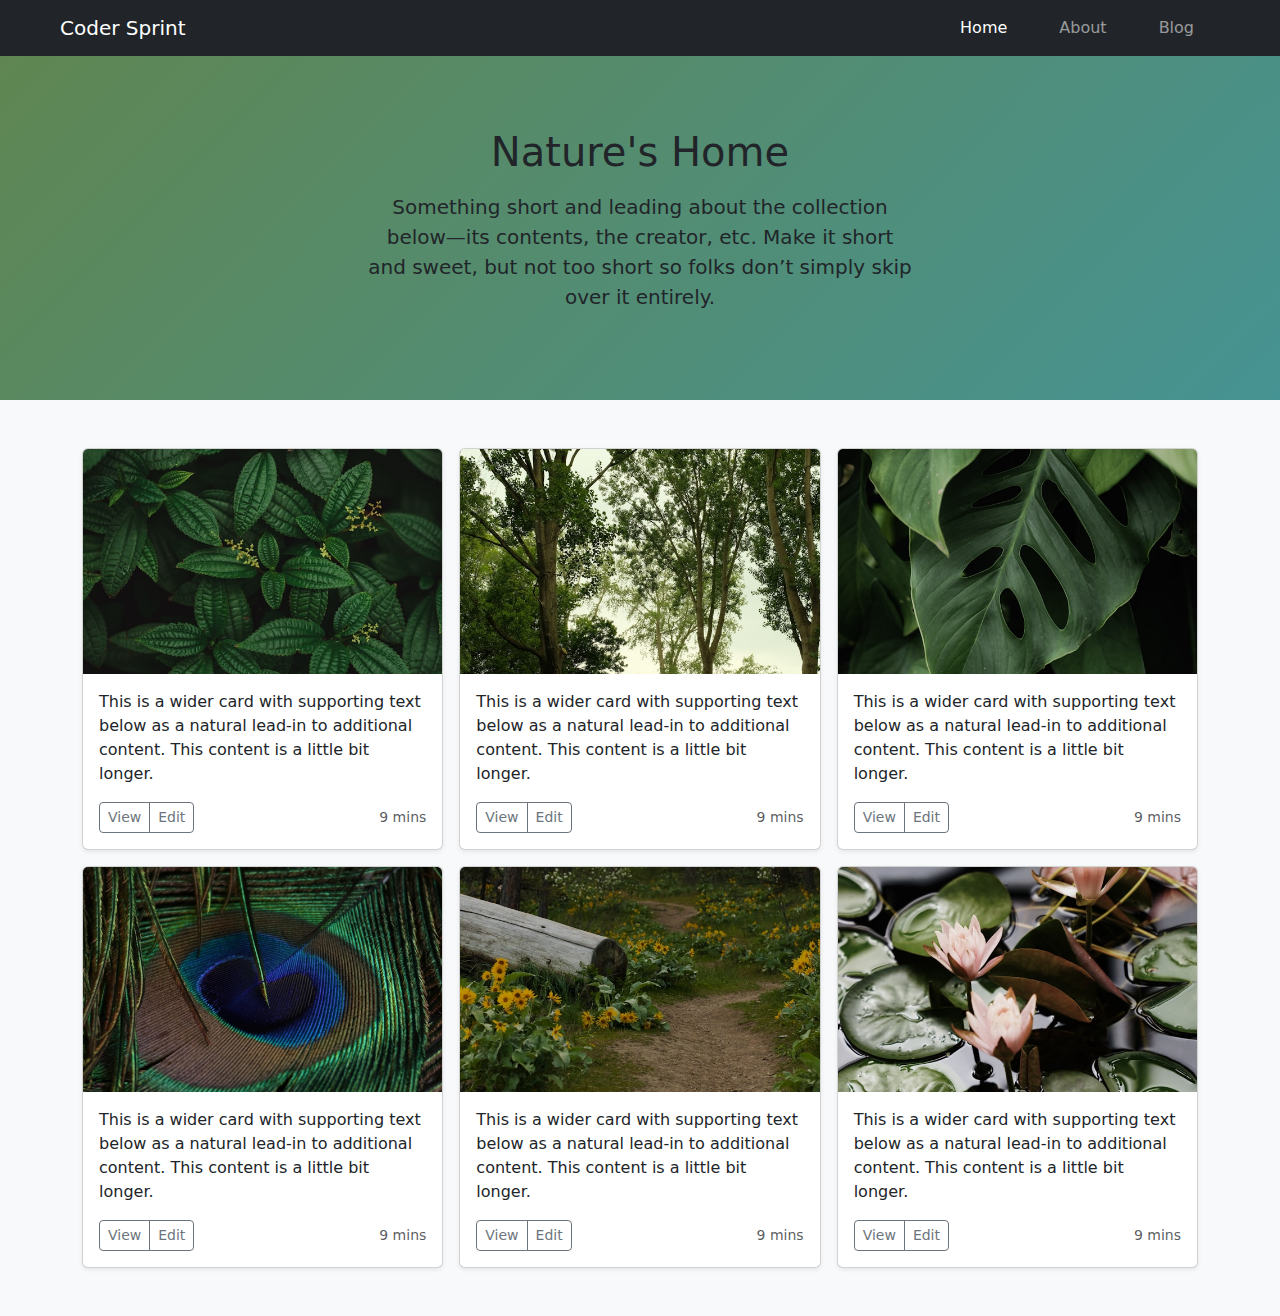
<file: static-website/index.html>
<!DOCTYPE html>
<html lang="en">
	<head>
		<meta charset="utf-8" />
		<meta name="viewport" content="width=device-width, initial-scale=1" />
		<title>Coder Sprint</title>
		<link
			href="https://cdn.jsdelivr.net/npm/bootstrap@5.3.3/dist/css/bootstrap.min.css"
			rel="stylesheet"
			integrity="sha384-QWTKZyjpPEjISv5WaRU9OFeRpok6YctnYmDr5pNlyT2bRjXh0JMhjY6hW+ALEwIH"
			crossorigin="anonymous" />
      <link rel="stylesheet" href="./styles.css">

    <link rel="apple-touch-icon" sizes="180x180" href="/apple-touch-icon.png">
    <link rel="icon" type="image/png" sizes="32x32" href="/favicon-32x32.png">
    <link rel="icon" type="image/png" sizes="16x16" href="/favicon-16x16.png">
    <link rel="manifest" href="/site.webmanifest">
	</head>
	<body>
		<nav class="navbar navbar-expand-lg bg-dark px-5" data-bs-theme="dark">
      <div class="container-fluid">
        <a class="navbar-brand" href="./index.html">Coder Sprint</a>
        <button class="navbar-toggler" type="button" data-bs-toggle="collapse" data-bs-target="#navbarNavAltMarkup">
          <span class="navbar-toggler-icon"></span>
        </button>
        <div class="collapse navbar-collapse" id="navbarNavAltMarkup">
          <div class="navbar-nav ms-auto">
            <a class="nav-link active" aria-current="page" href="#">Home</a>
            <a class="nav-link" href="./about.html">About</a>
            <a class="nav-link" href="./blog.html">Blog</a>
          </div>
        </div>
      </div>
    </nav>
    <main>

    <section class="home py-5 text-center">
      <div class="container">
        <div class="row py-lg-4">
          <div class="col-lg-6 col-md-8 mx-auto">
            <h1 class="fw-light mb-3">Nature's Home</h1>
            <p class="lead">Something short and leading about the collection below—its contents, the creator, etc. Make it short and sweet, but not too short so folks don’t simply skip over it entirely.</p>
          </div>
        </div>
      </div>
    </section>
    
      <div class="album py-5 bg-body-tertiary">
        <div class="container">
          <div class="row row-cols-1 row-cols-sm-2 row-cols-md-3 g-3">
            <div class="col">
              <div class="card shadow-sm">
                <img class="card-img-top" width="100%" height="225" src="./assets/pic-1.jpg" alt="">
                <div class="card-body">
                  <p class="card-text">This is a wider card with supporting text below as a natural lead-in to additional content. This content is a little bit longer.</p>
                  <div class="d-flex justify-content-between align-items-center">
                    <div class="btn-group">
                      <button type="button" class="btn btn-sm btn-outline-secondary">View</button>
                      <button type="button" class="btn btn-sm btn-outline-secondary">Edit</button>
                    </div>
                    <small class="text-body-secondary">9 mins</small>
                  </div>
                </div>
              </div>
            </div>
            <div class="col">
              <div class="card shadow-sm">
                <img class="card-img-top" width="100%" height="225" src="./assets/pic-2.jpg" alt="">
                <div class="card-body">
                  <p class="card-text">This is a wider card with supporting text below as a natural lead-in to additional content. This content is a little bit longer.</p>
                  <div class="d-flex justify-content-between align-items-center">
                    <div class="btn-group">
                      <button type="button" class="btn btn-sm btn-outline-secondary">View</button>
                      <button type="button" class="btn btn-sm btn-outline-secondary">Edit</button>
                    </div>
                    <small class="text-body-secondary">9 mins</small>
                  </div>
                </div>
              </div>
            </div>
            <div class="col">
              <div class="card shadow-sm">
                <img class="card-img-top" width="100%" height="225" src="./assets/pic-3.jpg" alt="">
                <div class="card-body">
                  <p class="card-text">This is a wider card with supporting text below as a natural lead-in to additional content. This content is a little bit longer.</p>
                  <div class="d-flex justify-content-between align-items-center">
                    <div class="btn-group">
                      <button type="button" class="btn btn-sm btn-outline-secondary">View</button>
                      <button type="button" class="btn btn-sm btn-outline-secondary">Edit</button>
                    </div>
                    <small class="text-body-secondary">9 mins</small>
                  </div>
                </div>
              </div>
            </div>
    
            <div class="col">
              <div class="card shadow-sm">
                <img class="card-img-top" width="100%" height="225" src="./assets/pic-4.jpg" alt="">
                <div class="card-body">
                  <p class="card-text">This is a wider card with supporting text below as a natural lead-in to additional content. This content is a little bit longer.</p>
                  <div class="d-flex justify-content-between align-items-center">
                    <div class="btn-group">
                      <button type="button" class="btn btn-sm btn-outline-secondary">View</button>
                      <button type="button" class="btn btn-sm btn-outline-secondary">Edit</button>
                    </div>
                    <small class="text-body-secondary">9 mins</small>
                  </div>
                </div>
              </div>
            </div>
            <div class="col">
              <div class="card shadow-sm">
                <img class="card-img-top" width="100%" height="225" src="./assets/pic-5.jpg" alt="">
                <div class="card-body">
                  <p class="card-text">This is a wider card with supporting text below as a natural lead-in to additional content. This content is a little bit longer.</p>
                  <div class="d-flex justify-content-between align-items-center">
                    <div class="btn-group">
                      <button type="button" class="btn btn-sm btn-outline-secondary">View</button>
                      <button type="button" class="btn btn-sm btn-outline-secondary">Edit</button>
                    </div>
                    <small class="text-body-secondary">9 mins</small>
                  </div>
                </div>
              </div>
            </div>
            <div class="col">
              <div class="card shadow-sm">
                <img class="card-img-top" width="100%" height="225" src="./assets/pic-6.jpg" alt="">
                <div class="card-body">
                  <p class="card-text">This is a wider card with supporting text below as a natural lead-in to additional content. This content is a little bit longer.</p>
                  <div class="d-flex justify-content-between align-items-center">
                    <div class="btn-group">
                      <button type="button" class="btn btn-sm btn-outline-secondary">View</button>
                      <button type="button" class="btn btn-sm btn-outline-secondary">Edit</button>
                    </div>
                    <small class="text-body-secondary">9 mins</small>
                  </div>
                </div>
              </div>
            </div>
          </div>
        </div>
      </div>
    
    </main>
		<script
			src="https://cdn.jsdelivr.net/npm/bootstrap@5.3.3/dist/js/bootstrap.bundle.min.js"
			integrity="sha384-YvpcrYf0tY3lHB60NNkmXc5s9fDVZLESaAA55NDzOxhy9GkcIdslK1eN7N6jIeHz"
			crossorigin="anonymous"></script>
	</body>
</html>
</file>
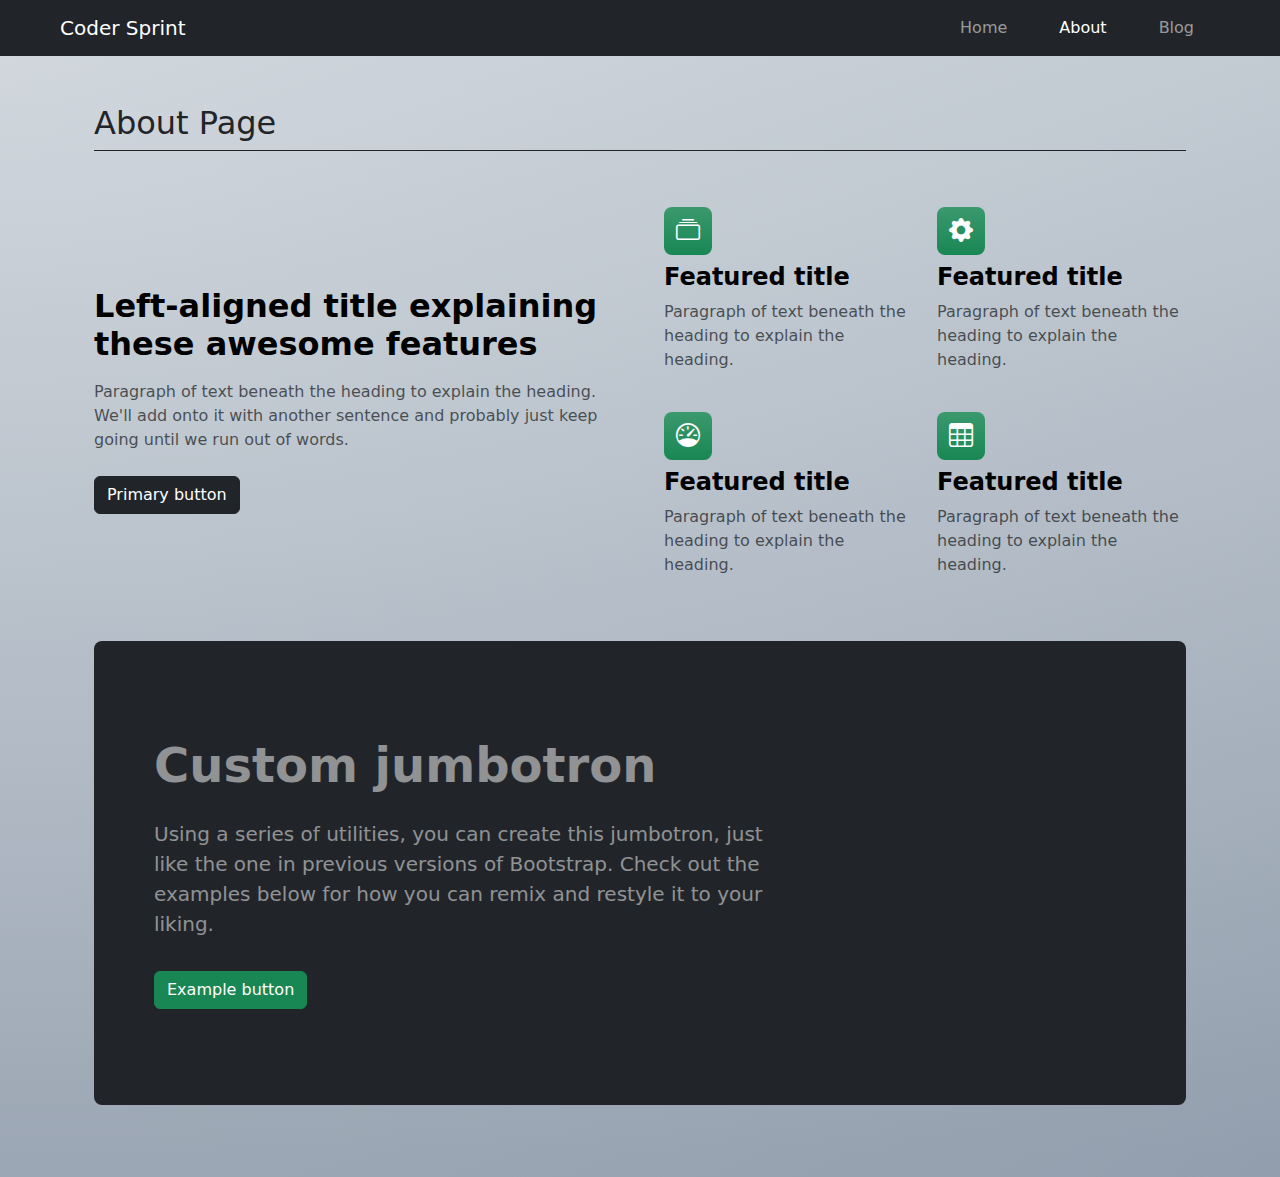
<file: static-website/about.html>
<!DOCTYPE html>
<html lang="en">
	<head>
		<meta charset="utf-8" />
		<meta name="viewport" content="width=device-width, initial-scale=1" />
		<title>Bootstrap demo</title>
		<link
			href="https://cdn.jsdelivr.net/npm/bootstrap@5.3.3/dist/css/bootstrap.min.css"
			rel="stylesheet"
			integrity="sha384-QWTKZyjpPEjISv5WaRU9OFeRpok6YctnYmDr5pNlyT2bRjXh0JMhjY6hW+ALEwIH"
			crossorigin="anonymous" />
      <link rel="stylesheet" href="https://cdn.jsdelivr.net/npm/bootstrap-icons@1.11.3/font/bootstrap-icons.min.css">
      <link rel="stylesheet" href="./styles.css">
      <link rel="apple-touch-icon" sizes="180x180" href="/apple-touch-icon.png">
      <link rel="icon" type="image/png" sizes="32x32" href="/favicon-32x32.png">
      <link rel="icon" type="image/png" sizes="16x16" href="/favicon-16x16.png">
      <link rel="manifest" href="/site.webmanifest">
	</head>
	<body>
    <nav class="navbar navbar-expand-lg bg-dark px-5" data-bs-theme="dark">
      <div class="container-fluid">
        <a class="navbar-brand" href="./index.html">Coder Sprint</a>
        <button class="navbar-toggler" type="button" data-bs-toggle="collapse" data-bs-target="#navbarNavAltMarkup">
          <span class="navbar-toggler-icon"></span>
        </button>
        <div class="collapse navbar-collapse" id="navbarNavAltMarkup">
          <div class="navbar-nav ms-auto">
            <a class="nav-link" href="./index.html">Home</a>
            <a class="nav-link active" aria-current="page" href="#">About</a>
            <a class="nav-link" href="./blog.html">Blog</a>
          </div>
        </div>
      </div>
    </nav>

    <main class="bg-grey-gradient">
      <div class="container px-4 py-5">
        <h2 class="pb-2 border-bottom border-dark">About Page</h2>
    
        <div class="row row-cols-1 row-cols-md-2 align-items-md-center g-5 py-5">
          <div class="col d-flex flex-column align-items-start gap-2">
            <h2 class="fw-bold text-body-emphasis">Left-aligned title explaining these awesome features</h2>
            <p class="text-body-secondary">Paragraph of text beneath the heading to explain the heading. We'll add onto it with another sentence and probably just keep going until we run out of words.</p>
            <a href="#" class="btn btn-dark">Primary button</a>
          </div>
    
          <div class="col">
            <div class="row row-cols-1 row-cols-sm-2 g-4">
              <div class="col d-flex flex-column gap-2">
                <div class="feature-icon-small d-inline-flex align-items-center justify-content-center text-bg-success bg-gradient fs-4 rounded-3">
                  <i class="bi bi-collection"></i>
                </div>
                <h4 class="fw-semibold mb-0 text-body-emphasis">Featured title</h4>
                <p class="text-body-secondary">Paragraph of text beneath the heading to explain the heading.</p>
              </div>
    
              <div class="col d-flex flex-column gap-2">
                <div class="feature-icon-small d-inline-flex align-items-center justify-content-center text-bg-success bg-gradient fs-4 rounded-3">
                  <i class="bi bi-gear-fill"></i>
                </div>
                <h4 class="fw-semibold mb-0 text-body-emphasis">Featured title</h4>
                <p class="text-body-secondary">Paragraph of text beneath the heading to explain the heading.</p>
              </div>
    
              <div class="col d-flex flex-column gap-2">
                <div class="feature-icon-small d-inline-flex align-items-center justify-content-center text-bg-success bg-gradient fs-4 rounded-3">
                  <i class="bi bi-speedometer"></i>
                </div>
                <h4 class="fw-semibold mb-0 text-body-emphasis">Featured title</h4>
                <p class="text-body-secondary">Paragraph of text beneath the heading to explain the heading.</p>
              </div>
    
              <div class="col d-flex flex-column gap-2">
                <div class="feature-icon-small d-inline-flex align-items-center justify-content-center text-bg-success bg-gradient fs-4 rounded-3">
                  <i class="bi bi-table"></i>
                </div>
                <h4 class="fw-semibold mb-0 text-body-emphasis">Featured title</h4>
                <p class="text-body-secondary">Paragraph of text beneath the heading to explain the heading.</p>
              </div>
            </div>
          </div>
        </div>


        <div class="p-5 mb-4 bg-dark rounded-3 text-white-50">
          <div class="container-fluid py-5">
            <h1 class="display-5 fw-bold">Custom jumbotron</h1>
            <p class="col-md-8 fs-5 py-3">Using a series of utilities, you can create this jumbotron, just like the one in previous versions of Bootstrap. Check out the examples below for how you can remix and restyle it to your liking.</p>
            <button class="btn btn-success" type="button">Example button</button>
          </div>
        </div>
      </div>

      
    </main>

    <script
			src="https://cdn.jsdelivr.net/npm/bootstrap@5.3.3/dist/js/bootstrap.bundle.min.js"
			integrity="sha384-YvpcrYf0tY3lHB60NNkmXc5s9fDVZLESaAA55NDzOxhy9GkcIdslK1eN7N6jIeHz"
			crossorigin="anonymous"></script>
  </body>
</html>
</file>
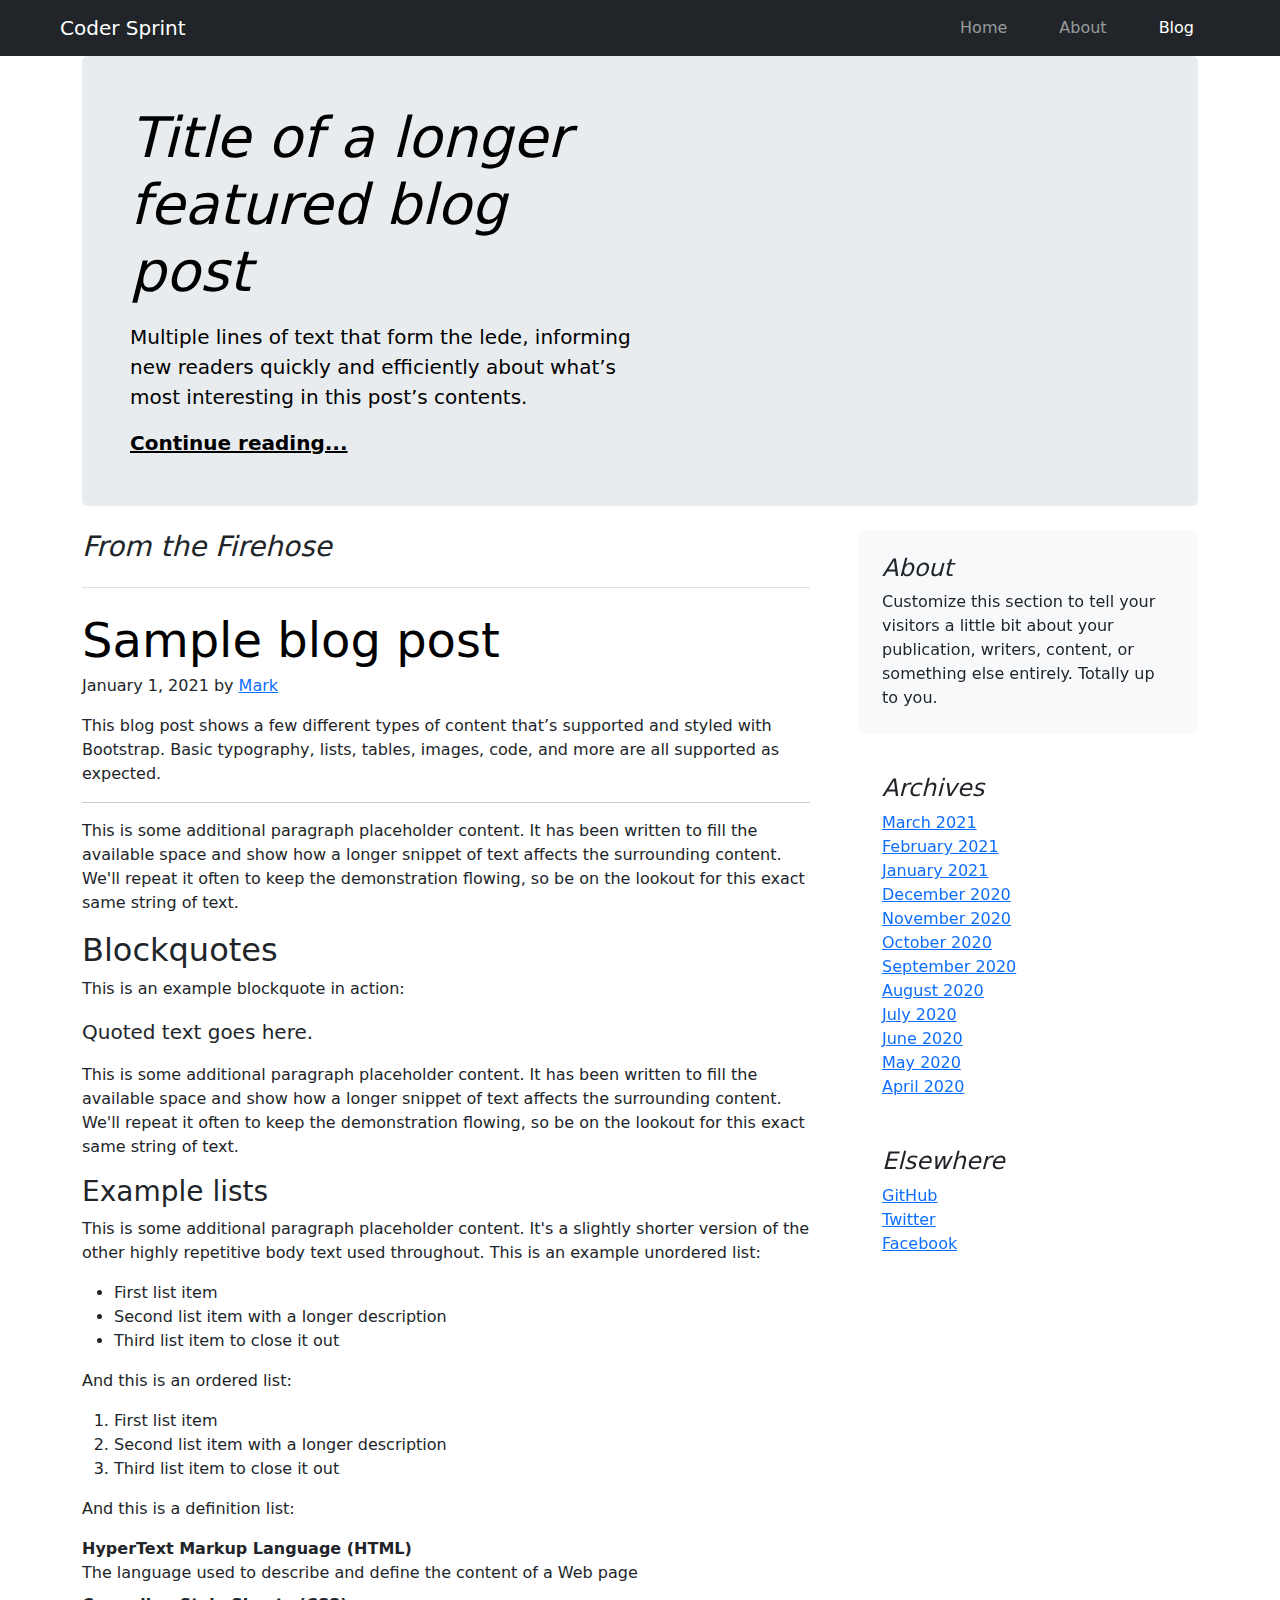
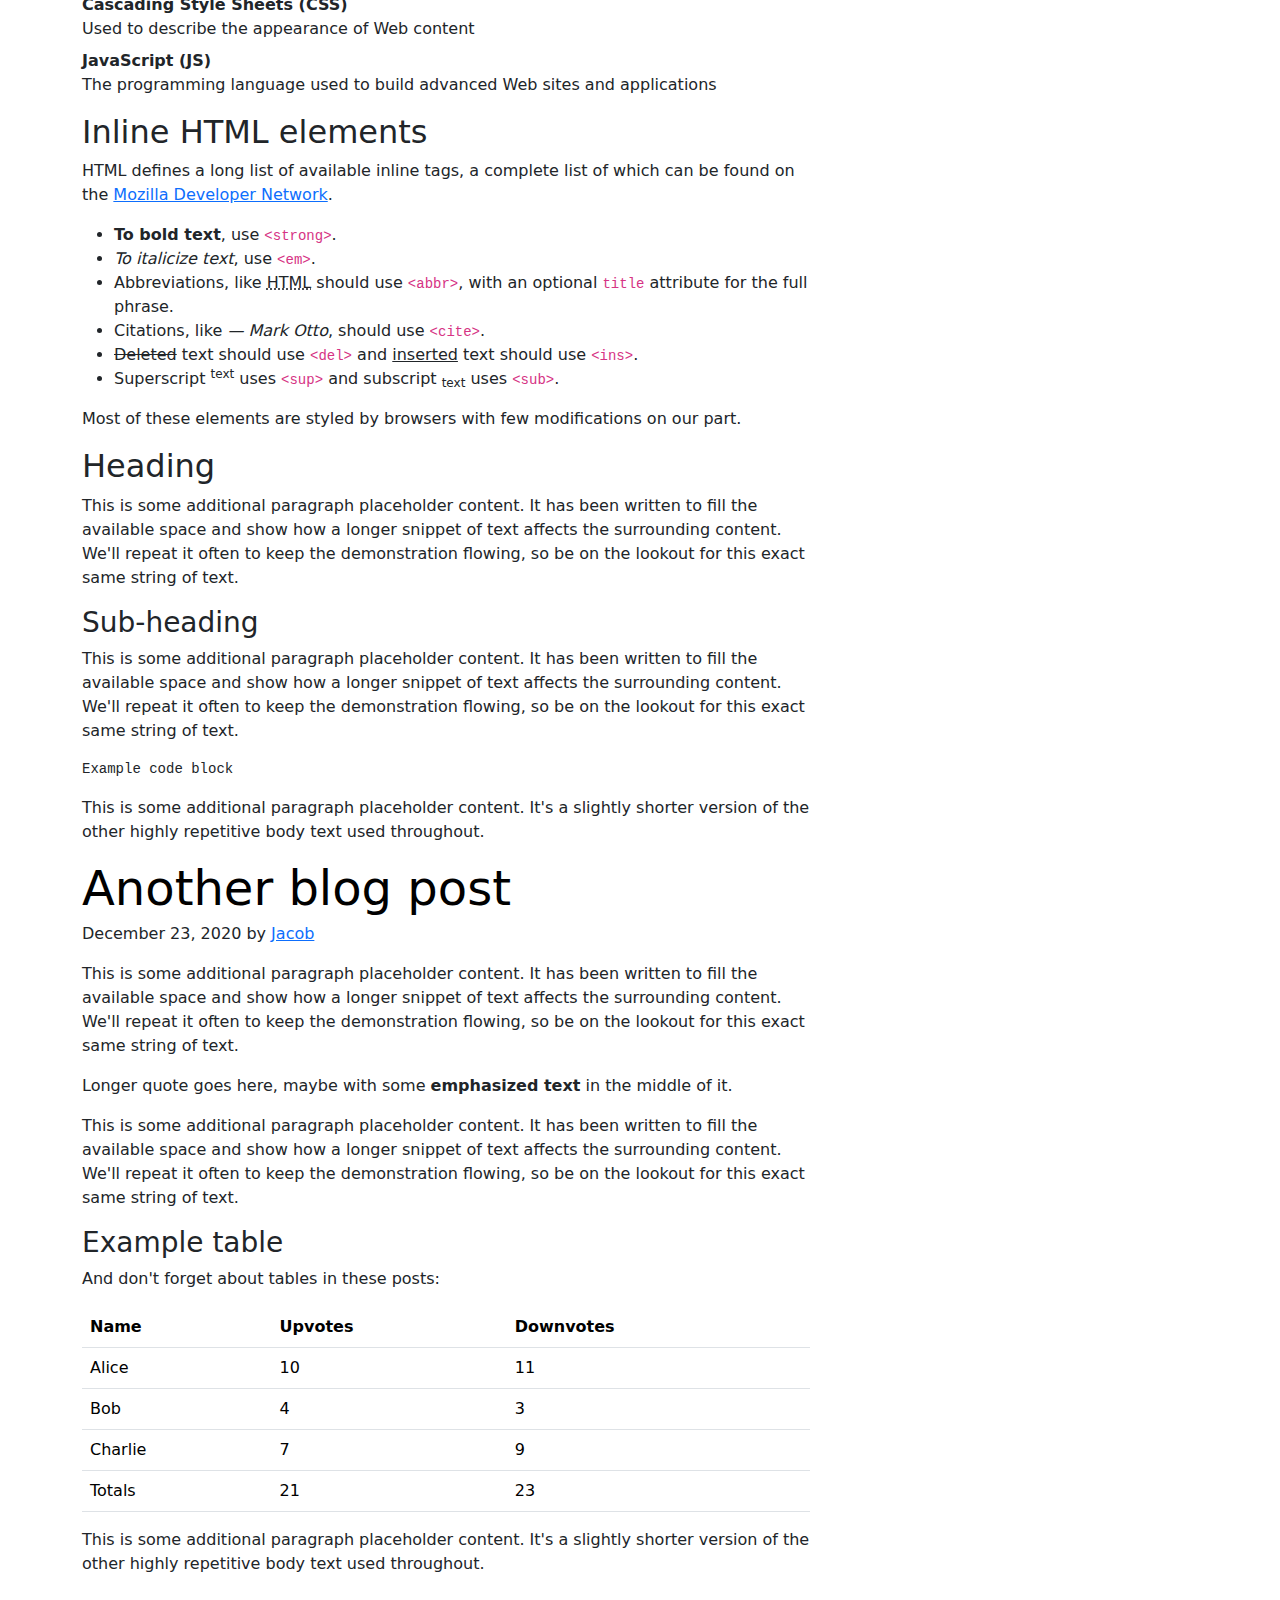
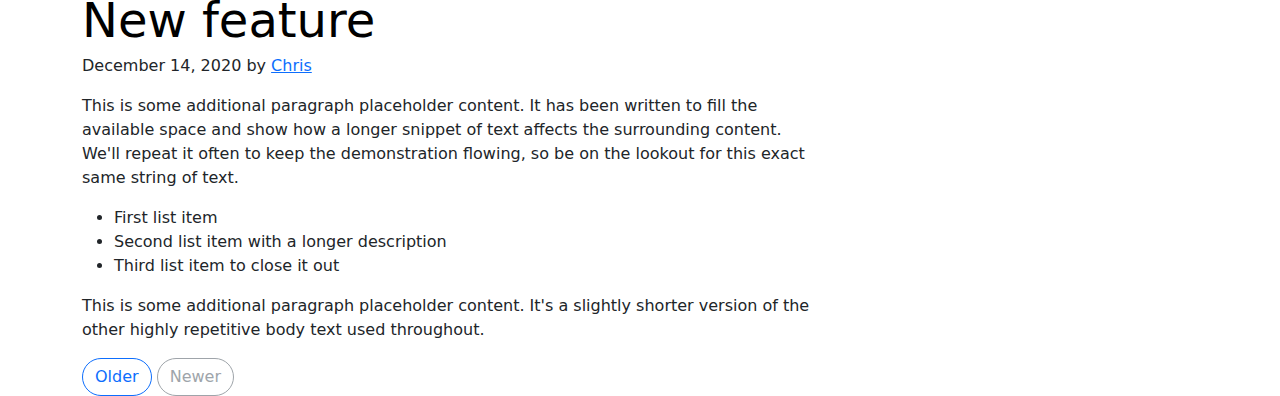
<file: static-website/blog.html>
<!DOCTYPE html>
<html lang="en">
	<head>
		<meta charset="utf-8" />
		<meta name="viewport" content="width=device-width, initial-scale=1" />
		<title>Bootstrap demo</title>
		<link
			href="https://cdn.jsdelivr.net/npm/bootstrap@5.3.3/dist/css/bootstrap.min.css"
			rel="stylesheet"
			integrity="sha384-QWTKZyjpPEjISv5WaRU9OFeRpok6YctnYmDr5pNlyT2bRjXh0JMhjY6hW+ALEwIH"
			crossorigin="anonymous" />
      <link rel="stylesheet" href="./styles.css">

      <link rel="apple-touch-icon" sizes="180x180" href="/apple-touch-icon.png">
      <link rel="icon" type="image/png" sizes="32x32" href="/favicon-32x32.png">
      <link rel="icon" type="image/png" sizes="16x16" href="/favicon-16x16.png">
      <link rel="manifest" href="/site.webmanifest">
	</head>
	<body>
		<nav class="navbar navbar-expand-lg bg-dark px-5" data-bs-theme="dark">
      <div class="container-fluid">
        <a class="navbar-brand" href="./index.html">Coder Sprint</a>
        <button class="navbar-toggler" type="button" data-bs-toggle="collapse" data-bs-target="#navbarNavAltMarkup">
          <span class="navbar-toggler-icon"></span>
        </button>
        <div class="collapse navbar-collapse" id="navbarNavAltMarkup">
          <div class="navbar-nav ms-auto">
            <a class="nav-link" href="./index.html">Home</a>
            <a class="nav-link" href="./about.html">About</a>
            <a class="nav-link active" href="#">Blog</a>
          </div>
        </div>
      </div>
    </nav>
    <main>

      <main class="container">
        <div class="p-4 p-md-5 mb-4 rounded text-body-emphasis bg-body-secondary">
          <div class="col-lg-6 px-0">
            <h1 class="display-4 fst-italic">Title of a longer featured blog post</h1>
            <p class="lead my-3">Multiple lines of text that form the lede, informing new readers quickly and efficiently about what’s most interesting in this post’s contents.</p>
            <p class="lead mb-0"><a href="#" class="text-body-emphasis fw-bold">Continue reading...</a></p>
          </div>
        </div>
      
        <div class="row g-5">
          <div class="col-md-8">
            <h3 class="pb-4 mb-4 fst-italic border-bottom">
              From the Firehose
            </h3>
      
            <article class="blog-post">
              <h2 class="display-5 link-body-emphasis mb-1">Sample blog post</h2>
              <p class="blog-post-meta">January 1, 2021 by <a href="#">Mark</a></p>
      
              <p>This blog post shows a few different types of content that’s supported and styled with Bootstrap. Basic typography, lists, tables, images, code, and more are all supported as expected.</p>
              <hr>
              <p>This is some additional paragraph placeholder content. It has been written to fill the available space and show how a longer snippet of text affects the surrounding content. We'll repeat it often to keep the demonstration flowing, so be on the lookout for this exact same string of text.</p>
              <h2>Blockquotes</h2>
              <p>This is an example blockquote in action:</p>
              <blockquote class="blockquote">
                <p>Quoted text goes here.</p>
              </blockquote>
              <p>This is some additional paragraph placeholder content. It has been written to fill the available space and show how a longer snippet of text affects the surrounding content. We'll repeat it often to keep the demonstration flowing, so be on the lookout for this exact same string of text.</p>
              <h3>Example lists</h3>
              <p>This is some additional paragraph placeholder content. It's a slightly shorter version of the other highly repetitive body text used throughout. This is an example unordered list:</p>
              <ul>
                <li>First list item</li>
                <li>Second list item with a longer description</li>
                <li>Third list item to close it out</li>
              </ul>
              <p>And this is an ordered list:</p>
              <ol>
                <li>First list item</li>
                <li>Second list item with a longer description</li>
                <li>Third list item to close it out</li>
              </ol>
              <p>And this is a definition list:</p>
              <dl>
                <dt>HyperText Markup Language (HTML)</dt>
                <dd>The language used to describe and define the content of a Web page</dd>
                <dt>Cascading Style Sheets (CSS)</dt>
                <dd>Used to describe the appearance of Web content</dd>
                <dt>JavaScript (JS)</dt>
                <dd>The programming language used to build advanced Web sites and applications</dd>
              </dl>
              <h2>Inline HTML elements</h2>
              <p>HTML defines a long list of available inline tags, a complete list of which can be found on the <a href="https://developer.mozilla.org/en-US/docs/Web/HTML/Element">Mozilla Developer Network</a>.</p>
              <ul>
                <li><strong>To bold text</strong>, use <code class="language-plaintext highlighter-rouge">&lt;strong&gt;</code>.</li>
                <li><em>To italicize text</em>, use <code class="language-plaintext highlighter-rouge">&lt;em&gt;</code>.</li>
                <li>Abbreviations, like <abbr title="HyperText Markup Language">HTML</abbr> should use <code class="language-plaintext highlighter-rouge">&lt;abbr&gt;</code>, with an optional <code class="language-plaintext highlighter-rouge">title</code> attribute for the full phrase.</li>
                <li>Citations, like <cite>— Mark Otto</cite>, should use <code class="language-plaintext highlighter-rouge">&lt;cite&gt;</code>.</li>
                <li><del>Deleted</del> text should use <code class="language-plaintext highlighter-rouge">&lt;del&gt;</code> and <ins>inserted</ins> text should use <code class="language-plaintext highlighter-rouge">&lt;ins&gt;</code>.</li>
                <li>Superscript <sup>text</sup> uses <code class="language-plaintext highlighter-rouge">&lt;sup&gt;</code> and subscript <sub>text</sub> uses <code class="language-plaintext highlighter-rouge">&lt;sub&gt;</code>.</li>
              </ul>
              <p>Most of these elements are styled by browsers with few modifications on our part.</p>
              <h2>Heading</h2>
              <p>This is some additional paragraph placeholder content. It has been written to fill the available space and show how a longer snippet of text affects the surrounding content. We'll repeat it often to keep the demonstration flowing, so be on the lookout for this exact same string of text.</p>
              <h3>Sub-heading</h3>
              <p>This is some additional paragraph placeholder content. It has been written to fill the available space and show how a longer snippet of text affects the surrounding content. We'll repeat it often to keep the demonstration flowing, so be on the lookout for this exact same string of text.</p>
              <pre><code>Example code block</code></pre>
              <p>This is some additional paragraph placeholder content. It's a slightly shorter version of the other highly repetitive body text used throughout.</p>
            </article>
      
            <article class="blog-post">
              <h2 class="display-5 link-body-emphasis mb-1">Another blog post</h2>
              <p class="blog-post-meta">December 23, 2020 by <a href="#">Jacob</a></p>
      
              <p>This is some additional paragraph placeholder content. It has been written to fill the available space and show how a longer snippet of text affects the surrounding content. We'll repeat it often to keep the demonstration flowing, so be on the lookout for this exact same string of text.</p>
              <blockquote>
                <p>Longer quote goes here, maybe with some <strong>emphasized text</strong> in the middle of it.</p>
              </blockquote>
              <p>This is some additional paragraph placeholder content. It has been written to fill the available space and show how a longer snippet of text affects the surrounding content. We'll repeat it often to keep the demonstration flowing, so be on the lookout for this exact same string of text.</p>
              <h3>Example table</h3>
              <p>And don't forget about tables in these posts:</p>
              <table class="table">
                <thead>
                  <tr>
                    <th>Name</th>
                    <th>Upvotes</th>
                    <th>Downvotes</th>
                  </tr>
                </thead>
                <tbody>
                  <tr>
                    <td>Alice</td>
                    <td>10</td>
                    <td>11</td>
                  </tr>
                  <tr>
                    <td>Bob</td>
                    <td>4</td>
                    <td>3</td>
                  </tr>
                  <tr>
                    <td>Charlie</td>
                    <td>7</td>
                    <td>9</td>
                  </tr>
                </tbody>
                <tfoot>
                  <tr>
                    <td>Totals</td>
                    <td>21</td>
                    <td>23</td>
                  </tr>
                </tfoot>
              </table>
      
              <p>This is some additional paragraph placeholder content. It's a slightly shorter version of the other highly repetitive body text used throughout.</p>
            </article>
      
            <article class="blog-post">
              <h2 class="display-5 link-body-emphasis mb-1">New feature</h2>
              <p class="blog-post-meta">December 14, 2020 by <a href="#">Chris</a></p>
      
              <p>This is some additional paragraph placeholder content. It has been written to fill the available space and show how a longer snippet of text affects the surrounding content. We'll repeat it often to keep the demonstration flowing, so be on the lookout for this exact same string of text.</p>
              <ul>
                <li>First list item</li>
                <li>Second list item with a longer description</li>
                <li>Third list item to close it out</li>
              </ul>
              <p>This is some additional paragraph placeholder content. It's a slightly shorter version of the other highly repetitive body text used throughout.</p>
            </article>
      
            <nav class="blog-pagination" aria-label="Pagination">
              <a class="btn btn-outline-primary rounded-pill" href="#">Older</a>
              <a class="btn btn-outline-secondary rounded-pill disabled" aria-disabled="true">Newer</a>
            </nav>
      
          </div>
      
          <div class="col-md-4">
            <div class="position-sticky" style="top: 2rem;">
              <div class="p-4 mb-3 bg-body-tertiary rounded">
                <h4 class="fst-italic">About</h4>
                <p class="mb-0">Customize this section to tell your visitors a little bit about your publication, writers, content, or something else entirely. Totally up to you.</p>
              </div>
      
              <div class="p-4">
                <h4 class="fst-italic">Archives</h4>
                <ol class="list-unstyled mb-0">
                  <li><a href="#">March 2021</a></li>
                  <li><a href="#">February 2021</a></li>
                  <li><a href="#">January 2021</a></li>
                  <li><a href="#">December 2020</a></li>
                  <li><a href="#">November 2020</a></li>
                  <li><a href="#">October 2020</a></li>
                  <li><a href="#">September 2020</a></li>
                  <li><a href="#">August 2020</a></li>
                  <li><a href="#">July 2020</a></li>
                  <li><a href="#">June 2020</a></li>
                  <li><a href="#">May 2020</a></li>
                  <li><a href="#">April 2020</a></li>
                </ol>
              </div>
      
              <div class="p-4">
                <h4 class="fst-italic">Elsewhere</h4>
                <ol class="list-unstyled">
                  <li><a href="#">GitHub</a></li>
                  <li><a href="#">Twitter</a></li>
                  <li><a href="#">Facebook</a></li>
                </ol>
              </div>
            </div>
          </div>
        </div>
      
      </main>
      
    </main>

    <script
			src="https://cdn.jsdelivr.net/npm/bootstrap@5.3.3/dist/js/bootstrap.bundle.min.js"
			integrity="sha384-YvpcrYf0tY3lHB60NNkmXc5s9fDVZLESaAA55NDzOxhy9GkcIdslK1eN7N6jIeHz"
			crossorigin="anonymous"></script>
  </body>
</html>
</file>
<file: static-website/styles.css>
.nav-link {
  margin: 0 18px;
}

section.home {
  background: #469393;
  background: linear-gradient(315deg, #469393, #5F8652);
}

.feature-icon-small {
  width: 3rem;
  height: 3rem;
}

img {
  object-fit: cover;
}

.bg-grey-gradient {
  background: linear-gradient(-180deg, #BCC5CE 0%, #929EAD 98%), radial-gradient(at top left, rgba(255,255,255,0.30) 0%, rgba(0,0,0,0.30) 100%);
  background-blend-mode: screen;
}
</file>
